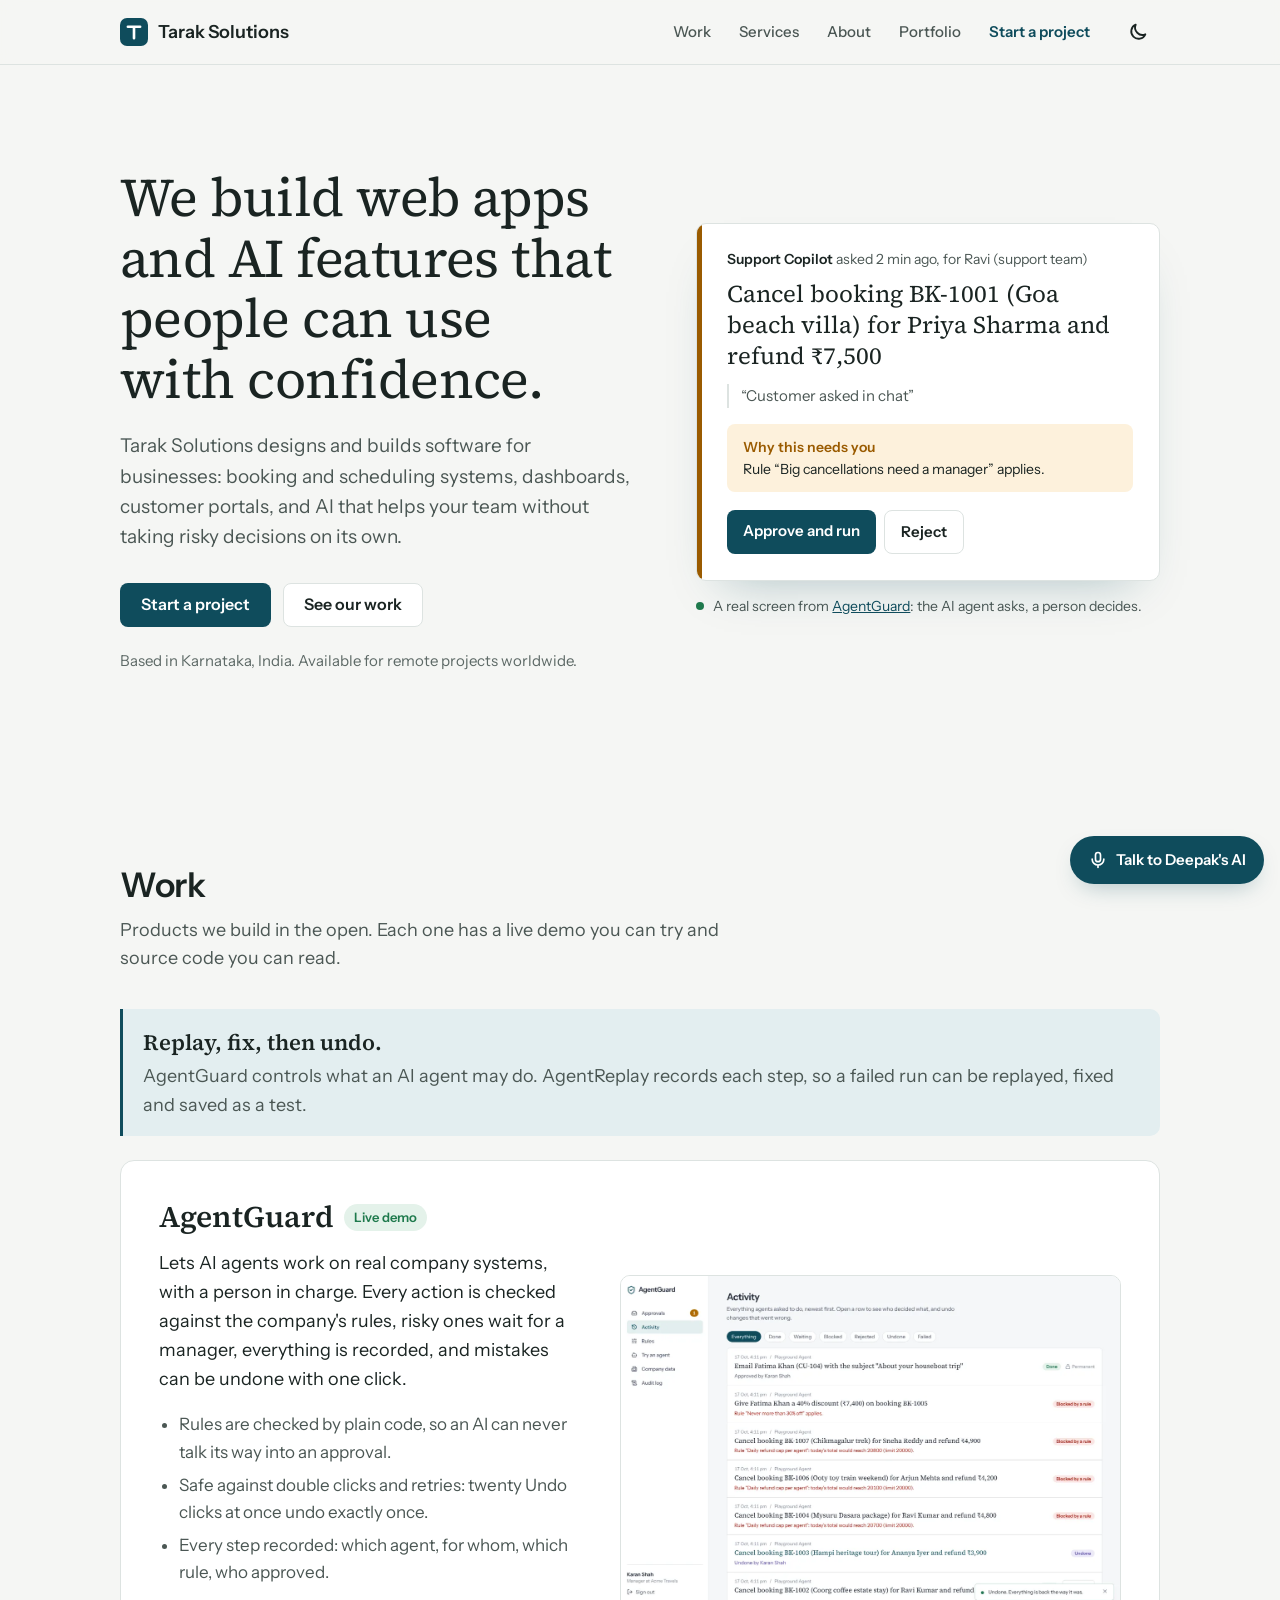
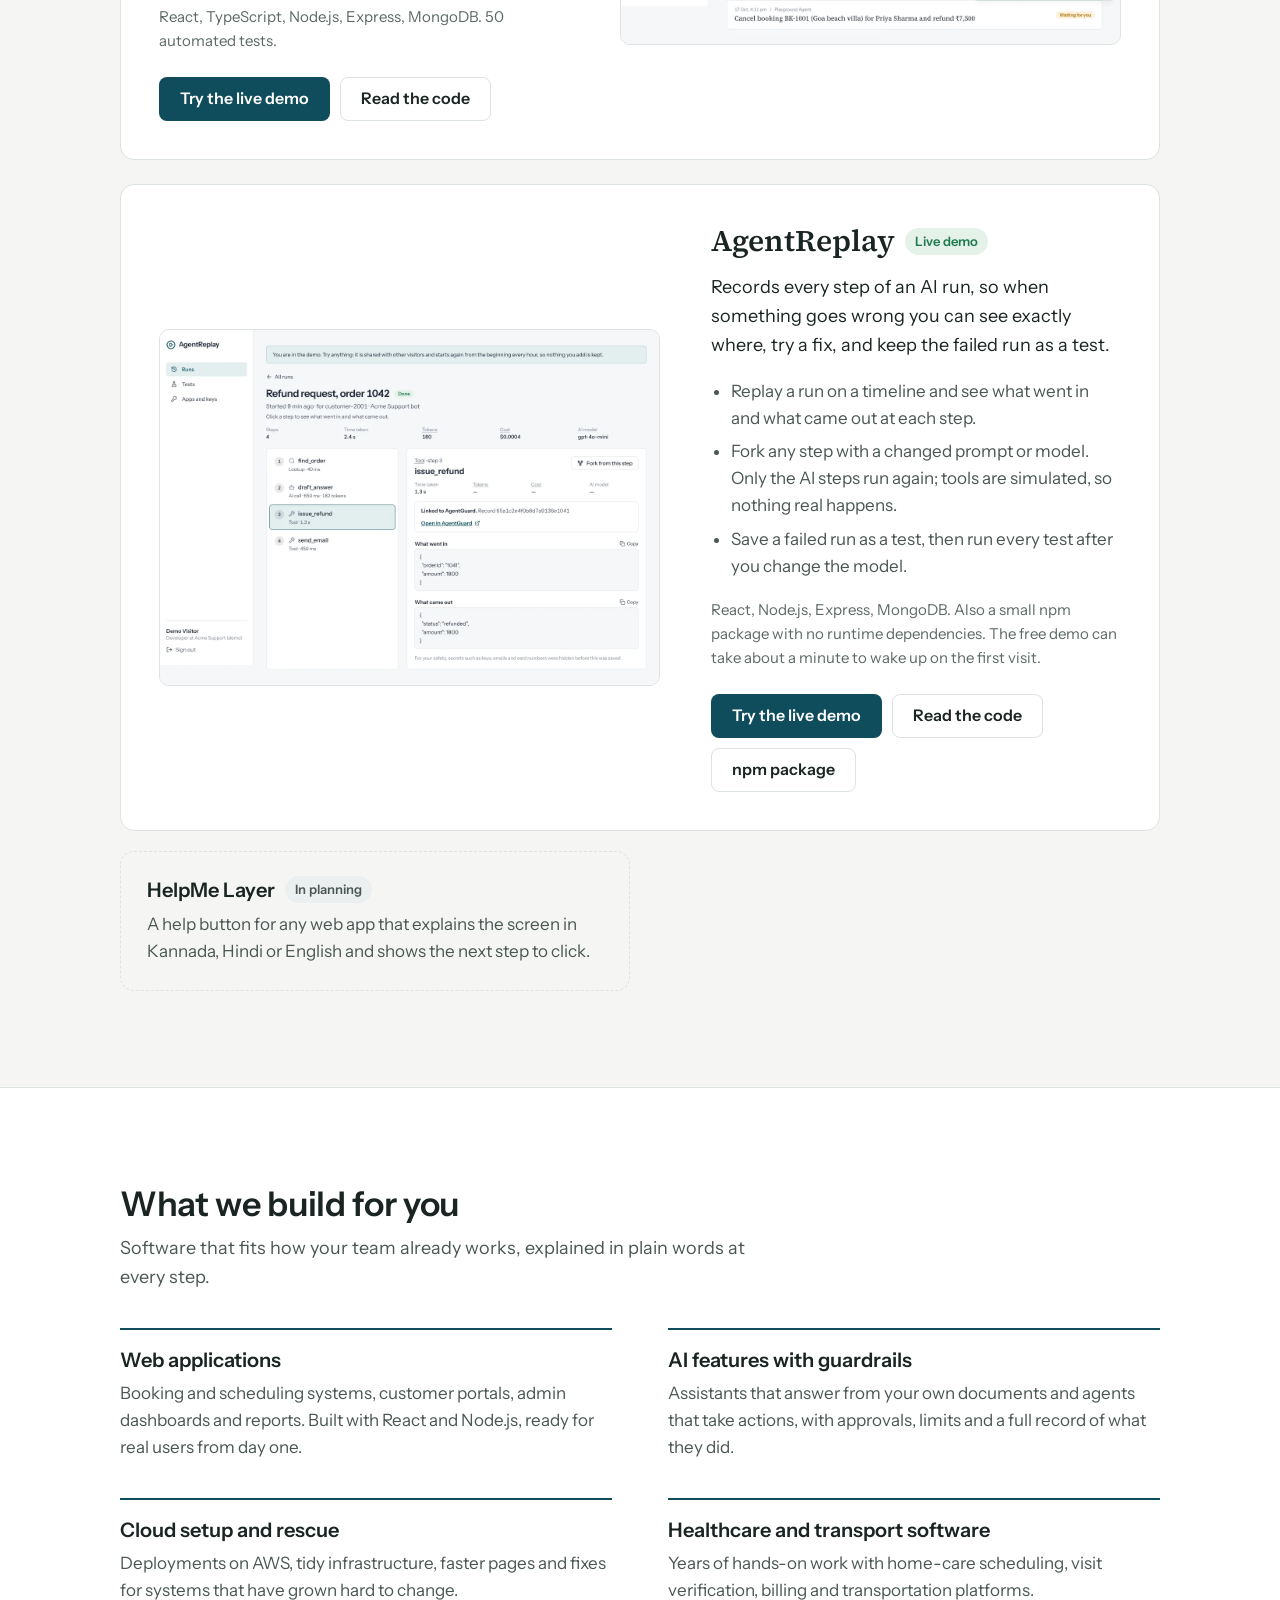
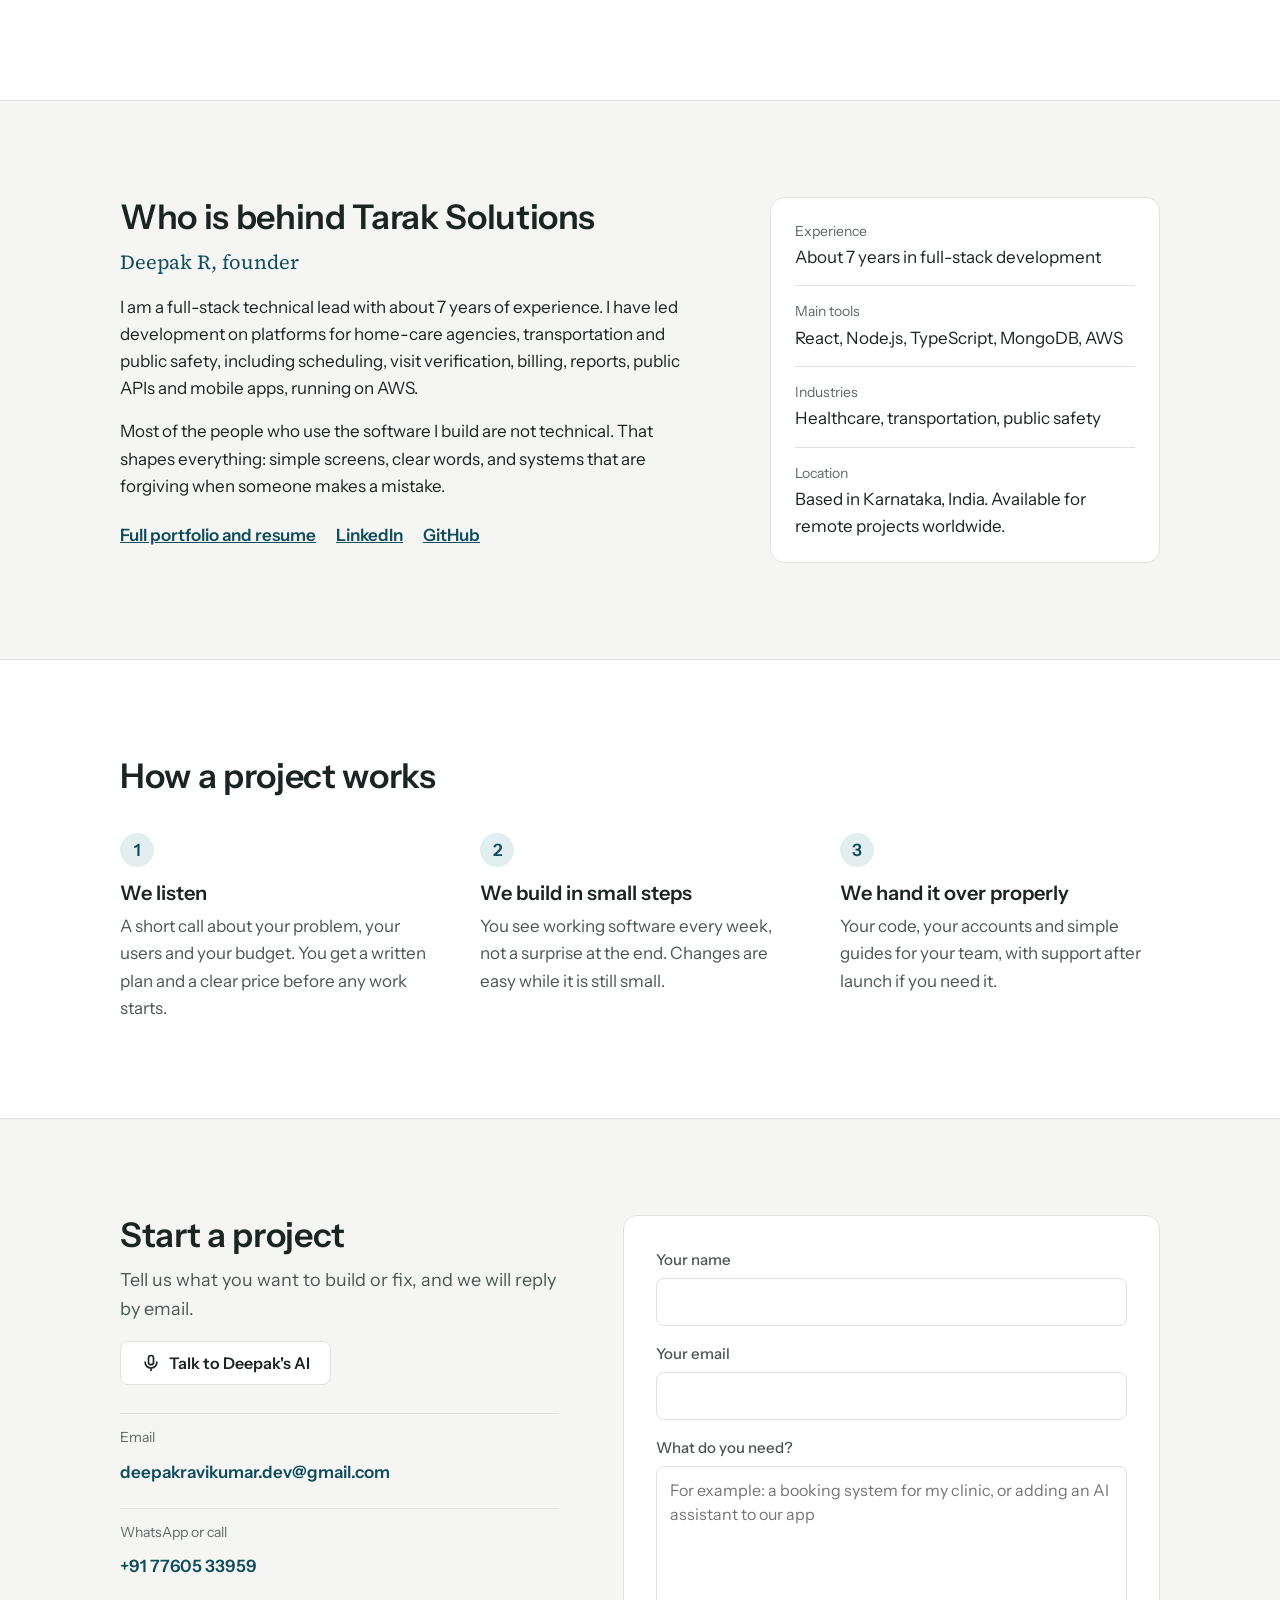
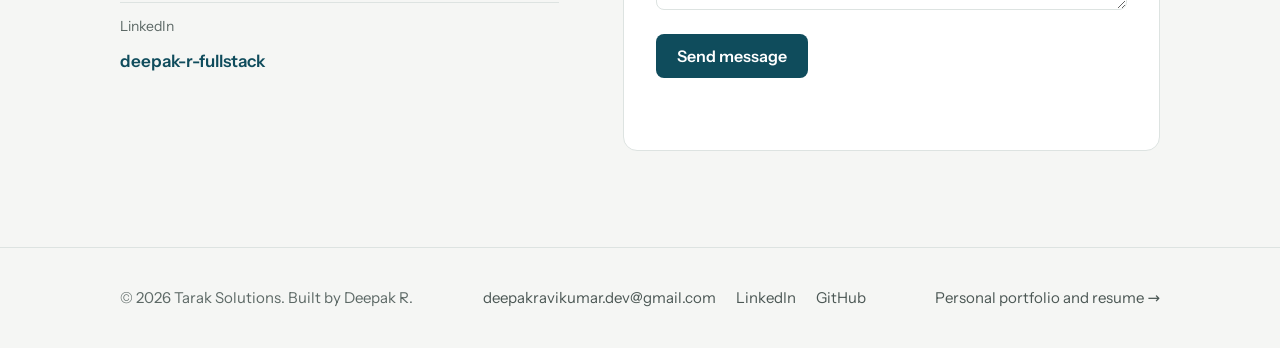
<file: index.html>
<!doctype html>
<html lang="en">
  <head>
    <meta charset="UTF-8" />
    <meta name="viewport" content="width=device-width, initial-scale=1.0" />
    <title>Tarak Solutions | Web apps and AI features people can trust</title>
    <meta
      name="description"
      content="Tarak Solutions builds web applications and safe AI features for businesses, led by Deepak R, a full-stack technical lead with 7 years in healthcare and transportation software."
    />
    <meta name="color-scheme" content="light dark" />
    <meta name="theme-color" content="#f5f6f4" media="(prefers-color-scheme: light)" />
    <meta name="theme-color" content="#0f1615" media="(prefers-color-scheme: dark)" />
    <meta property="og:site_name" content="Tarak Solutions" />
    <meta property="og:title" content="Tarak Solutions | Web apps and AI features people can trust" />
    <meta property="og:description" content="Web apps and AI features that non-technical people can use with confidence. Try the live demos, then ask for a quote." />
    <meta property="og:type" content="website" />
    <meta property="og:url" content="https://sritaraksolutions.in/" />
    <meta property="og:locale" content="en_IN" />
    <meta property="og:image" content="https://sritaraksolutions.in/assets/img/og-share.jpg" />
    <meta property="og:image:width" content="1200" />
    <meta property="og:image:height" content="630" />
    <meta property="og:image:alt" content="Tarak Solutions: we build web apps and AI features that people can use with confidence." />
    <meta name="twitter:card" content="summary_large_image" />
    <meta name="twitter:title" content="Tarak Solutions | Web apps and AI features people can trust" />
    <meta name="twitter:description" content="Web apps and AI features that non-technical people can use with confidence." />
    <meta name="twitter:image" content="https://sritaraksolutions.in/assets/img/og-share.jpg" />
    <meta name="twitter:image:alt" content="Tarak Solutions: we build web apps and AI features that people can use with confidence." />
    <link rel="canonical" href="https://sritaraksolutions.in/" />
    <link rel="icon" type="image/svg+xml" href="/assets/favicon.svg" />
    <!-- Runs before the first paint: sets the theme (saved choice, else the device setting) so dark mode never flashes white. -->
    <script>
      (function () {
        var d = document.documentElement,
          t = null;
        d.classList.add("js");
        try {
          t = localStorage.getItem("theme");
        } catch (e) {}
        var dark = t === "dark" || (t !== "light" && window.matchMedia && window.matchMedia("(prefers-color-scheme: dark)").matches);
        d.setAttribute("data-theme", dark ? "dark" : "light");
      })();
    </script>
    <link rel="preload" href="/assets/fonts/source-serif-4-latin-400-normal.woff2" as="font" type="font/woff2" crossorigin />
    <link rel="preload" href="/assets/fonts/instrument-sans-latin-400-normal.woff2" as="font" type="font/woff2" crossorigin />
    <link rel="stylesheet" href="/assets/styles.css" />
    <script type="application/ld+json">
      {
        "@context": "https://schema.org",
        "@type": "Organization",
        "name": "Tarak Solutions",
        "url": "https://sritaraksolutions.in/",
        "logo": "https://sritaraksolutions.in/assets/favicon.svg",
        "description": "A small software studio that builds web applications and safe AI features for businesses.",
        "email": "deepakravikumar.dev@gmail.com",
        "address": { "@type": "PostalAddress", "addressRegion": "Karnataka", "addressCountry": "IN" },
        "sameAs": ["https://github.com/deepak-r-fullstack", "https://www.linkedin.com/in/deepak-r-fullstack", "https://deepak.sritaraksolutions.in"],
        "founder": {
          "@type": "Person",
          "name": "Deepak R",
          "jobTitle": "Full-Stack Technical Lead",
          "url": "https://deepak.sritaraksolutions.in",
          "sameAs": ["https://www.linkedin.com/in/deepak-r-fullstack", "https://github.com/deepak-r-fullstack", "https://deepak.sritaraksolutions.in"]
        }
      }
    </script>
  </head>
  <body>
    <a class="skip-link" href="#main">Skip to content</a>

    <header class="site-header">
      <div class="container header-row">
        <a href="/" class="brand" aria-label="Tarak Solutions, home">
          <svg class="brand-mark" viewBox="0 0 32 32" aria-hidden="true">
            <rect width="32" height="32" rx="8" fill="currentColor" />
            <path d="M9 10h14M16 10v13" stroke="#fff" stroke-width="3" stroke-linecap="round" />
          </svg>
          <span>Tarak Solutions</span>
        </a>
        <div class="header-tools">
          <button class="icon-button theme-toggle" type="button" aria-label="Switch to dark theme">
            <svg class="icon-moon" viewBox="0 0 24 24" aria-hidden="true"><path d="M20 14.5A8 8 0 0 1 9.5 4a8 8 0 1 0 10.5 10.5Z" /></svg>
            <svg class="icon-sun" viewBox="0 0 24 24" aria-hidden="true">
              <circle cx="12" cy="12" r="4" />
              <path d="M12 2v2M12 20v2M4.9 4.9l1.4 1.4M17.7 17.7l1.4 1.4M2 12h2M20 12h2M4.9 19.1l1.4-1.4M17.7 6.3l1.4-1.4" />
            </svg>
          </button>
          <button class="icon-button menu-button" type="button" aria-expanded="false" aria-controls="site-nav">
            <span class="visually-hidden">Menu</span>
            <svg viewBox="0 0 24 24" aria-hidden="true"><path d="M4 7h16M4 12h16M4 17h16" /></svg>
          </button>
        </div>
        <nav id="site-nav" class="site-nav" aria-label="Main">
          <a href="#work">Work</a>
          <a href="#services">Services</a>
          <a href="#founder">About</a>
          <a href="https://deepak.sritaraksolutions.in">Portfolio</a>
          <a href="#contact" class="nav-cta">Start a project</a>
        </nav>
      </div>
    </header>

    <main id="main">
      <!-- Hero: the claim, and next to it, proof from a real product -->
      <section class="hero">
        <div class="container hero-grid">
          <div class="hero-copy">
            <h1>We build web apps and AI features that people can use with confidence.</h1>
            <p class="lead">
              Tarak Solutions designs and builds software for businesses: booking and scheduling systems, dashboards,
              customer portals, and AI that helps your team without taking risky decisions on its own.
            </p>
            <div class="hero-actions">
              <a class="button button-primary" href="#contact">Start a project</a>
              <a class="button button-secondary" href="#work">See our work</a>
            </div>
            <p class="hero-note">Based in Karnataka, India. Available for remote projects worldwide.</p>
          </div>

          <figure class="proof" aria-labelledby="proof-caption">
            <div class="slip" aria-hidden="true">
              <p class="slip-meta"><strong>Support Copilot</strong> asked 2 min ago, for Ravi (support team)</p>
              <p class="slip-title">Cancel booking BK-1001 (Goa beach villa) for Priya Sharma and refund ₹7,500</p>
              <p class="slip-reason">“Customer asked in chat”</p>
              <div class="slip-why">
                <p>Why this needs you</p>
                <p>Rule “Big cancellations need a manager” applies.</p>
              </div>
              <div class="slip-buttons">
                <span class="slip-approve">Approve and run</span>
                <span class="slip-reject">Reject</span>
              </div>
            </div>
            <figcaption id="proof-caption">
              <span class="live-dot" aria-hidden="true"></span>
              A real screen from <a href="https://agentguard.sritaraksolutions.in">AgentGuard</a>: the AI agent asks, a person
              decides.
            </figcaption>
          </figure>
        </div>
      </section>

      <!-- Work -->
      <section id="work" class="section">
        <div class="container">
          <div class="section-head" data-reveal>
            <h2>Work</h2>
            <p>Products we build in the open. Each one has a live demo you can try and source code you can read.</p>
          </div>

          <!-- The two products are one story, told in one line. -->
          <p class="story-line" data-reveal>
            <strong>Replay, fix, then undo.</strong>
            AgentGuard controls what an AI agent may do. AgentReplay records each step, so a failed run can be replayed,
            fixed and saved as a test.
          </p>

          <article class="project-feature lift" data-reveal>
            <div class="project-text">
              <div class="project-title-row">
                <h3>AgentGuard</h3>
                <span class="status status-live">Live demo</span>
              </div>
              <p class="project-summary">
                Lets AI agents work on real company systems, with a person in charge. Every action is checked against the
                company's rules, risky ones wait for a manager, everything is recorded, and mistakes can be undone with one
                click.
              </p>
              <ul class="project-points">
                <li>Rules are checked by plain code, so an AI can never talk its way into an approval.</li>
                <li>Safe against double clicks and retries: twenty Undo clicks at once undo exactly once.</li>
                <li>Every step recorded: which agent, for whom, which rule, who approved.</li>
              </ul>
              <p class="project-stack">React, TypeScript, Node.js, Express, MongoDB. 50 automated tests.</p>
              <div class="project-links">
                <a class="button button-primary" href="https://agentguard.sritaraksolutions.in">Try the live demo</a>
                <a class="button button-secondary" href="https://github.com/deepak-r-fullstack/agentguard">Read the code</a>
              </div>
            </div>
            <figure class="project-shot">
              <img
                src="/assets/img/agentguard-activity.webp"
                alt="AgentGuard activity log: every action an AI agent asked for, with its rule, who approved it and an Undo button"
                width="1200"
                height="885"
                loading="lazy"
                decoding="async"
              />
            </figure>
          </article>

          <article class="project-feature project-feature-flip lift" data-reveal>
            <div class="project-text">
              <div class="project-title-row">
                <h3>AgentReplay</h3>
                <span class="status status-live">Live demo</span>
              </div>
              <p class="project-summary">
                Records every step of an AI run, so when something goes wrong you can see exactly where, try a fix, and keep
                the failed run as a test.
              </p>
              <ul class="project-points">
                <li>Replay a run on a timeline and see what went in and what came out at each step.</li>
                <li>Fork any step with a changed prompt or model. Only the AI steps run again; tools are simulated, so nothing real happens.</li>
                <li>Save a failed run as a test, then run every test after you change the model.</li>
              </ul>
              <p class="project-stack">
                React, Node.js, Express, MongoDB. Also a small npm package with no runtime dependencies. The free demo can
                take about a minute to wake up on the first visit.
              </p>
              <div class="project-links">
                <a class="button button-primary" href="https://agentreplay.sritaraksolutions.in">Try the live demo</a>
                <a class="button button-secondary" href="https://github.com/deepak-r-fullstack/agent_replay">Read the code</a>
                <a class="button button-secondary" href="https://www.npmjs.com/package/@sritarak/agentreplay">npm package</a>
              </div>
            </div>
            <figure class="project-shot">
              <img
                src="/assets/img/agentreplay-replay.webp"
                alt="AgentReplay replaying a run step by step: the lookup returned the wrong order, so the refund step that follows is wrong too"
                width="1280"
                height="912"
                loading="lazy"
                decoding="async"
              />
            </figure>
          </article>

          <!-- Add the next project by copying one <li> below and changing the text. -->
          <ul class="project-list">
            <li class="project-card lift" data-reveal>
              <div class="project-title-row">
                <h3>HelpMe Layer</h3>
                <span class="status status-planned">In planning</span>
              </div>
              <p>A help button for any web app that explains the screen in Kannada, Hindi or English and shows the next step to click.</p>
            </li>
          </ul>
        </div>
      </section>

      <!-- Services -->
      <section id="services" class="section section-alt">
        <div class="container">
          <div class="section-head" data-reveal>
            <h2>What we build for you</h2>
            <p>Software that fits how your team already works, explained in plain words at every step.</p>
          </div>
          <ul class="service-list" data-stagger>
            <li>
              <h3>Web applications</h3>
              <p>Booking and scheduling systems, customer portals, admin dashboards and reports. Built with React and Node.js, ready for real users from day one.</p>
            </li>
            <li>
              <h3>AI features with guardrails</h3>
              <p>Assistants that answer from your own documents and agents that take actions, with approvals, limits and a full record of what they did.</p>
            </li>
            <li>
              <h3>Cloud setup and rescue</h3>
              <p>Deployments on AWS, tidy infrastructure, faster pages and fixes for systems that have grown hard to change.</p>
            </li>
            <li>
              <h3>Healthcare and transport software</h3>
              <p>Years of hands-on work with home-care scheduling, visit verification, billing and transportation platforms.</p>
            </li>
          </ul>
        </div>
      </section>

      <!-- Founder -->
      <section id="founder" class="section">
        <div class="container founder" data-reveal>
          <div class="founder-text">
            <h2>Who is behind Tarak Solutions</h2>
            <p class="founder-name">Deepak R, founder</p>
            <p>
              I am a full-stack technical lead with about 7 years of experience. I have led development on platforms for
              home-care agencies, transportation and public safety, including scheduling, visit verification, billing,
              reports, public APIs and mobile apps, running on AWS.
            </p>
            <p>
              Most of the people who use the software I build are not technical. That shapes everything: simple screens,
              clear words, and systems that are forgiving when someone makes a mistake.
            </p>
            <div class="founder-links">
              <a href="https://deepak.sritaraksolutions.in">Full portfolio and resume</a>
              <a href="https://www.linkedin.com/in/deepak-r-fullstack">LinkedIn</a>
              <a href="https://github.com/deepak-r-fullstack">GitHub</a>
            </div>
          </div>
          <dl class="facts">
            <div>
              <dt>Experience</dt>
              <dd>About 7 years in full-stack development</dd>
            </div>
            <div>
              <dt>Main tools</dt>
              <dd>React, Node.js, TypeScript, MongoDB, AWS</dd>
            </div>
            <div>
              <dt>Industries</dt>
              <dd>Healthcare, transportation, public safety</dd>
            </div>
            <div>
              <dt>Location</dt>
              <dd>Based in Karnataka, India. Available for remote projects worldwide.</dd>
            </div>
          </dl>
        </div>
      </section>

      <!-- Process: a real sequence, so it is numbered -->
      <section class="section section-alt" aria-labelledby="process-title">
        <div class="container">
          <div class="section-head" data-reveal>
            <h2 id="process-title">How a project works</h2>
          </div>
          <ol class="steps" data-stagger>
            <li>
              <h3>We listen</h3>
              <p>A short call about your problem, your users and your budget. You get a written plan and a clear price before any work starts.</p>
            </li>
            <li>
              <h3>We build in small steps</h3>
              <p>You see working software every week, not a surprise at the end. Changes are easy while it is still small.</p>
            </li>
            <li>
              <h3>We hand it over properly</h3>
              <p>Your code, your accounts and simple guides for your team, with support after launch if you need it.</p>
            </li>
          </ol>
        </div>
      </section>

      <!-- Contact -->
      <section id="contact" class="section">
        <div class="container contact" data-reveal>
          <div class="contact-text">
            <h2>Start a project</h2>
            <p>Tell us what you want to build or fix, and we will reply by email.</p>
            <button class="button button-secondary voice-inline" type="button" data-voice-open>
              <svg viewBox="0 0 24 24" aria-hidden="true"><rect x="9" y="3" width="6" height="11" rx="3" /><path d="M5 11a7 7 0 0 0 14 0M12 18v3" /></svg>
              Talk to Deepak's AI
            </button>
            <ul class="contact-direct">
              <li>
                <span>Email</span>
                <a href="mailto:deepakravikumar.dev@gmail.com">deepakravikumar.dev@gmail.com</a>
              </li>
              <li>
                <span>WhatsApp or call</span>
                <a href="https://wa.me/917760533959">+91 77605 33959</a>
              </li>
              <li>
                <span>LinkedIn</span>
                <a href="https://www.linkedin.com/in/deepak-r-fullstack">deepak-r-fullstack</a>
              </li>
            </ul>
          </div>

          <form class="contact-form" id="contact-form" novalidate>
            <div class="field">
              <label for="name">Your name</label>
              <input id="name" name="name" type="text" autocomplete="name" aria-describedby="form-status" required maxlength="100" />
            </div>
            <div class="field">
              <label for="email">Your email</label>
              <input id="email" name="email" type="email" autocomplete="email" aria-describedby="form-status" required maxlength="150" />
            </div>
            <div class="field">
              <label for="message">What do you need?</label>
              <textarea
                id="message"
                name="message"
                rows="5"
                aria-describedby="form-status"
                required
                maxlength="3000"
                placeholder="For example: a booking system for my clinic, or adding an AI assistant to our app"
              ></textarea>
            </div>
            <!-- Hidden from people; bots fill it in, so those messages are dropped. -->
            <div class="trap" aria-hidden="true">
              <label for="company-website">Leave this empty</label>
              <input id="company-website" name="botcheck" type="text" tabindex="-1" autocomplete="off" />
            </div>
            <button class="button button-primary" type="submit">Send message</button>
            <p class="form-status" id="form-status" role="status" aria-live="polite"></p>
          </form>
        </div>
      </section>
    </main>

    <footer class="site-footer">
      <div class="container footer-row">
        <p>© <span id="year">2026</span> Tarak Solutions. Built by Deepak R.</p>
        <nav aria-label="Footer">
          <a href="mailto:deepakravikumar.dev@gmail.com">deepakravikumar.dev@gmail.com</a>
          <a href="https://www.linkedin.com/in/deepak-r-fullstack">LinkedIn</a>
          <a href="https://github.com/deepak-r-fullstack">GitHub</a>
        </nav>
        <a class="footer-also" href="https://deepak.sritaraksolutions.in">Personal portfolio and resume &rarr;</a>
      </div>
    </footer>

    <!-- Floating voice button. Hidden while the contact form or the menu is on screen. -->
    <button class="voice-fab" type="button" data-voice-open aria-label="Talk to Deepak's AI, a voice assistant">
      <svg viewBox="0 0 24 24" aria-hidden="true"><rect x="9" y="3" width="6" height="11" rx="3" /><path d="M5 11a7 7 0 0 0 14 0M12 18v3" /></svg>
      <span>Talk to Deepak's AI</span>
    </button>
    <p class="voice-status" role="status" aria-live="polite"></p>

    <script src="/assets/main.js" defer></script>
  </body>
</html>
</file>
<file: assets/styles.css>
/* Tarak Solutions homepage.
   Same colour family and fonts as AgentGuard, so every project feels like one studio. */

/* ---------- Fonts (bundled; no font CDN) ---------- */
@font-face {
  font-family: "Instrument Sans";
  src: url("/assets/fonts/instrument-sans-latin-400-normal.woff2") format("woff2");
  font-weight: 400;
  font-display: swap;
}
@font-face {
  font-family: "Instrument Sans";
  src: url("/assets/fonts/instrument-sans-latin-ext-400-normal.woff2") format("woff2");
  font-weight: 400;
  font-display: swap;
  unicode-range: U+0100-024F, U+20A0-20C0; /* includes the rupee sign */
}
@font-face {
  font-family: "Instrument Sans";
  src: url("/assets/fonts/instrument-sans-latin-500-normal.woff2") format("woff2");
  font-weight: 500;
  font-display: swap;
}
@font-face {
  font-family: "Instrument Sans";
  src: url("/assets/fonts/instrument-sans-latin-600-normal.woff2") format("woff2");
  font-weight: 600;
  font-display: swap;
}
@font-face {
  font-family: "Source Serif 4";
  src: url("/assets/fonts/source-serif-4-latin-400-normal.woff2") format("woff2");
  font-weight: 400;
  font-display: swap;
}
@font-face {
  font-family: "Source Serif 4";
  src: url("/assets/fonts/source-serif-4-latin-ext-400-normal.woff2") format("woff2");
  font-weight: 400;
  font-display: swap;
  unicode-range: U+0100-024F, U+20A0-20C0;
}
@font-face {
  font-family: "Source Serif 4";
  src: url("/assets/fonts/source-serif-4-latin-600-normal.woff2") format("woff2");
  font-weight: 600;
  font-display: swap;
}
@font-face {
  font-family: "Source Serif 4";
  src: url("/assets/fonts/source-serif-4-latin-ext-600-normal.woff2") format("woff2");
  font-weight: 600;
  font-display: swap;
  unicode-range: U+0100-024F, U+20A0-20C0;
}

/* ---------- Tokens ---------- */
/* Light is the default. The small script in <head> sets data-theme to "light" or "dark"
   (saved choice, else the device setting). The media query below is only a fallback if JavaScript is off. */
:root {
  --paper: #f5f6f4;
  --paper-glass: rgba(245, 246, 244, 0.92);
  --sheet: #ffffff;
  --ink: #1a2422;
  --ink-soft: #4b5754;
  --ink-faint: #5d6966;
  --line: #dde3e1;
  --brand: #0f4c5c; /* links and accents */
  --btn: #0f4c5c; /* filled buttons */
  --btn-hover: #0a3742;
  --on-btn: #ffffff;
  --brand-tint: #e3eef0;
  --saffron: #9a5b00;
  --saffron-tint: #fdf1dc;
  --done: #1f7a4d;
  --done-tint: #e4f2ea;
  --refused: #b42318;
  --neutral-tint: #eceff0;
  --focus-ring: rgba(15, 76, 92, 0.18);
  --shadow: rgba(15, 76, 92, 0.35);
  --disabled: #6f9aa4;

  --sans: "Instrument Sans", system-ui, -apple-system, "Segoe UI", sans-serif;
  --serif: "Source Serif 4", Georgia, "Times New Roman", serif;

  --radius: 10px;
  --container: 1120px;
  --gutter: clamp(16px, 4vw, 40px);
  color-scheme: light;
}
:root[data-theme="dark"] {
  --paper: #0f1615;
  --paper-glass: rgba(15, 22, 21, 0.92);
  --sheet: #162120;
  --ink: #e8eeec;
  --ink-soft: #b3c0bc;
  --ink-faint: #93a19d;
  --line: #26332f;
  --brand: #6cc1d4;
  --btn: #1f7a90;
  --btn-hover: #2a8aa1;
  --brand-tint: #1b2f33;
  --saffron: #e3a548;
  --saffron-tint: #2b2314;
  --done: #5fc592;
  --done-tint: #173326;
  --refused: #f28b82;
  --neutral-tint: #22302d;
  --focus-ring: rgba(108, 193, 212, 0.3);
  --shadow: rgba(0, 0, 0, 0.6);
  --disabled: #3d5b63;
  color-scheme: dark;
}
@media (prefers-color-scheme: dark) {
  :root:not([data-theme]) {
    --paper: #0f1615;
    --paper-glass: rgba(15, 22, 21, 0.92);
    --sheet: #162120;
    --ink: #e8eeec;
    --ink-soft: #b3c0bc;
    --ink-faint: #93a19d;
    --line: #26332f;
    --brand: #6cc1d4;
    --btn: #1f7a90;
    --btn-hover: #2a8aa1;
    --brand-tint: #1b2f33;
    --saffron: #e3a548;
    --saffron-tint: #2b2314;
    --done: #5fc592;
    --done-tint: #173326;
    --refused: #f28b82;
    --neutral-tint: #22302d;
    --focus-ring: rgba(108, 193, 212, 0.3);
    --shadow: rgba(0, 0, 0, 0.6);
    --disabled: #3d5b63;
    color-scheme: dark;
  }
}

/* ---------- Base ---------- */
*,
*::before,
*::after {
  box-sizing: border-box;
}
html {
  scroll-behavior: smooth;
  scroll-padding-top: 76px; /* keeps section titles clear of the sticky header */
  -webkit-text-size-adjust: 100%;
}
body {
  margin: 0;
  background: var(--paper);
  color: var(--ink);
  font-family: var(--sans);
  font-size: 17px;
  line-height: 1.6;
  -webkit-font-smoothing: antialiased;
}
h1,
h2,
h3 {
  margin: 0;
  line-height: 1.2;
}
p {
  margin: 0;
}
a {
  color: var(--brand);
}
img {
  max-width: 100%;
  height: auto;
  display: block;
}
:focus-visible {
  outline: 2px solid var(--brand);
  outline-offset: 3px;
  border-radius: 4px;
}
.visually-hidden {
  position: absolute;
  width: 1px;
  height: 1px;
  overflow: hidden;
  clip: rect(0 0 0 0);
  white-space: nowrap;
}
.skip-link {
  position: absolute;
  left: 16px;
  top: -60px;
  background: var(--btn);
  color: var(--on-btn);
  padding: 8px 14px;
  border-radius: 6px;
  z-index: 100;
}
.skip-link:focus {
  top: 12px;
}
.container {
  width: 100%;
  max-width: var(--container);
  margin: 0 auto;
  padding: 0 var(--gutter);
}

/* ---------- Buttons ---------- */
.button {
  display: inline-flex;
  align-items: center;
  justify-content: center;
  gap: 8px;
  min-height: 44px;
  padding: 11px 20px;
  border-radius: 8px;
  font: 600 16px/1.2 var(--sans);
  text-decoration: none;
  cursor: pointer;
  border: 1px solid transparent;
  transition: background-color 0.15s, border-color 0.15s, transform 0.15s;
}
.button-primary {
  background: var(--btn);
  color: var(--on-btn);
}
.button-primary:hover {
  background: var(--btn-hover);
}
.button-primary:disabled {
  background: var(--disabled);
  cursor: wait;
}
.button-secondary {
  background: var(--sheet);
  color: var(--ink);
  border-color: var(--line);
}
.button-secondary:hover {
  border-color: var(--ink-faint);
}

/* ---------- Header ---------- */
.site-header {
  position: sticky;
  top: 0;
  z-index: 50;
  background: var(--paper-glass);
  backdrop-filter: blur(8px);
  border-bottom: 1px solid var(--line);
}
.header-row {
  display: flex;
  align-items: center;
  gap: 16px;
  height: 64px;
}
.header-tools {
  order: 3;
  display: flex;
  align-items: center;
  gap: 4px;
}
.brand {
  display: inline-flex;
  align-items: center;
  min-height: 44px;
  gap: 10px;
  color: var(--ink);
  font-weight: 600;
  font-size: 18px;
  text-decoration: none;
}
.brand-mark {
  width: 28px;
  height: 28px;
  color: var(--btn);
}
.site-nav {
  order: 2;
  margin-left: auto;
  display: flex;
  align-items: center;
  gap: 8px;
}
.site-nav a {
  display: inline-flex;
  align-items: center;
  min-height: 44px;
  padding: 0 10px;
  color: var(--ink-soft);
  text-decoration: none;
  font-size: 15px;
  font-weight: 500;
}
.site-nav a:hover {
  color: var(--ink);
}
.site-nav .nav-cta {
  color: var(--brand);
  font-weight: 600;
}
.site-nav .nav-cta:hover {
  color: var(--brand);
  text-decoration: underline;
}
.icon-button {
  display: inline-flex;
  align-items: center;
  justify-content: center;
  width: 44px;
  height: 44px;
  padding: 0;
  background: none;
  border: 0;
  border-radius: 50%;
  color: var(--ink);
  cursor: pointer;
}
.icon-button:hover {
  background: var(--brand-tint);
}
.icon-button svg {
  width: 22px;
  height: 22px;
  fill: none;
  stroke: currentColor;
  stroke-width: 2;
  stroke-linecap: round;
  stroke-linejoin: round;
}
.menu-button {
  display: none;
}
/* Theme toggle: show the moon in light mode (switch to dark) and the sun in dark mode. */
.theme-toggle .icon-sun {
  display: none;
}
:root[data-theme="dark"] .theme-toggle .icon-sun {
  display: block;
}
:root[data-theme="dark"] .theme-toggle .icon-moon {
  display: none;
}

/* ---------- Hero ---------- */
.hero {
  padding: clamp(48px, 8vw, 104px) 0 clamp(56px, 8vw, 96px);
}
.hero-grid {
  display: grid;
  grid-template-columns: minmax(0, 1.05fr) minmax(0, 0.95fr);
  gap: clamp(32px, 5vw, 72px);
  align-items: center;
}
.hero h1 {
  font-family: var(--serif);
  font-weight: 400;
  font-size: clamp(34px, 4.6vw, 54px);
  line-height: 1.12;
  letter-spacing: -0.01em;
  max-width: 17ch;
}
.lead {
  margin-top: 22px;
  font-size: 19px;
  color: var(--ink-soft);
  max-width: 54ch;
}
.hero-actions {
  display: flex;
  flex-wrap: wrap;
  gap: 12px;
  margin-top: 30px;
}
.hero-note {
  margin-top: 22px;
  font-size: 15px;
  color: var(--ink-faint);
}

/* The proof: an AgentGuard approval slip, rebuilt in HTML so it stays sharp. */
.proof {
  margin: 0;
}
.slip {
  position: relative;
  background: var(--sheet);
  border: 1px solid var(--line);
  border-radius: var(--radius);
  padding: 24px 26px 26px 30px;
  box-shadow: 0 24px 48px -28px var(--shadow);
  overflow: hidden;
}
.slip::before {
  content: "";
  position: absolute;
  inset: 0 auto 0 0;
  width: 5px;
  background: var(--saffron);
}
.slip-meta {
  font-size: 14px;
  color: var(--ink-soft);
}
.slip-meta strong {
  color: var(--ink);
}
.slip-title {
  margin-top: 8px;
  font-family: var(--serif);
  font-size: clamp(20px, 2.1vw, 24px);
  line-height: 1.3;
}
.slip-reason {
  margin-top: 12px;
  padding-left: 12px;
  border-left: 2px solid var(--line);
  color: var(--ink-soft);
  font-size: 15px;
}
.slip-why {
  margin-top: 16px;
  padding: 12px 16px;
  border-radius: 8px;
  background: var(--saffron-tint);
  font-size: 14px;
}
.slip-why p:first-child {
  color: var(--saffron);
  font-weight: 600;
}
.slip-buttons {
  display: flex;
  gap: 8px;
  margin-top: 18px;
}
.slip-approve,
.slip-reject {
  padding: 9px 16px;
  border-radius: 8px;
  font-size: 15px;
  font-weight: 600;
}
.slip-approve {
  background: var(--btn);
  color: var(--on-btn);
}
.slip-reject {
  border: 1px solid var(--line);
}
.proof figcaption {
  margin-top: 14px;
  font-size: 14px;
  color: var(--ink-soft);
}
.live-dot {
  display: inline-block;
  width: 8px;
  height: 8px;
  margin-right: 6px;
  border-radius: 50%;
  background: var(--done);
  vertical-align: 1px;
}

/* ---------- Sections ---------- */
.section {
  padding: clamp(56px, 8vw, 96px) 0;
}
.section-alt {
  background: var(--sheet);
  border-top: 1px solid var(--line);
  border-bottom: 1px solid var(--line);
}
.section-head {
  max-width: 640px;
  margin-bottom: 36px;
}
.section-head h2,
.founder h2,
.contact h2 {
  font-size: clamp(28px, 3vw, 34px);
  font-weight: 600;
  letter-spacing: -0.01em;
}
.section-head p {
  margin-top: 10px;
  color: var(--ink-soft);
  font-size: 18px;
}

/* ---------- Work ---------- */
.project-feature {
  display: grid;
  grid-template-columns: minmax(0, 0.9fr) minmax(0, 1.1fr);
  gap: clamp(28px, 4vw, 56px);
  align-items: center;
  padding: clamp(24px, 3vw, 40px);
  background: var(--sheet);
  border: 1px solid var(--line);
  border-radius: 14px;
}
.project-title-row {
  display: flex;
  flex-wrap: wrap;
  align-items: center;
  gap: 10px;
}
.project-feature h3 {
  font-family: var(--serif);
  font-weight: 600;
  font-size: 30px;
}
.status {
  padding: 3px 10px;
  border-radius: 999px;
  font-size: 13px;
  font-weight: 600;
}
.status-live {
  background: var(--done-tint);
  color: var(--done);
}
.status-planned {
  background: var(--neutral-tint);
  color: var(--ink-soft);
}
.project-summary {
  margin-top: 14px;
  font-size: 18px;
}
.project-points {
  margin: 18px 0 0;
  padding-left: 20px;
  color: var(--ink-soft);
}
.project-points li + li {
  margin-top: 6px;
}
.project-stack {
  margin-top: 18px;
  font-size: 15px;
  color: var(--ink-faint);
}
.project-links {
  display: flex;
  flex-wrap: wrap;
  gap: 10px;
  margin-top: 24px;
}
.project-shot {
  display: block;
  border-radius: 10px;
  overflow: hidden;
  border: 1px solid var(--line);
}
.project-list {
  list-style: none;
  margin: 20px 0 0;
  padding: 0;
  display: grid;
  grid-template-columns: repeat(2, minmax(0, 1fr));
  gap: 20px;
}
.project-card {
  padding: 24px 26px;
  border: 1px dashed var(--line);
  border-radius: 14px;
}
.project-card h3 {
  font-size: 20px;
  font-weight: 600;
}
.project-card p {
  margin-top: 8px;
  color: var(--ink-soft);
}

/* ---------- Services ---------- */
.service-list {
  list-style: none;
  margin: 0;
  padding: 0;
  display: grid;
  grid-template-columns: repeat(2, minmax(0, 1fr));
  gap: 36px 56px;
}
.service-list li {
  border-top: 2px solid var(--brand);
  padding-top: 18px;
}
.service-list h3,
.steps h3 {
  font-size: 20px;
  font-weight: 600;
}
.service-list p,
.steps p {
  margin-top: 8px;
  color: var(--ink-soft);
  max-width: 48ch;
}

/* ---------- Founder ---------- */
.founder {
  display: grid;
  grid-template-columns: minmax(0, 1.2fr) minmax(0, 0.8fr);
  gap: clamp(32px, 5vw, 72px);
  align-items: start;
}
.founder-name {
  margin-top: 8px;
  font-family: var(--serif);
  font-size: 20px;
  color: var(--brand);
}
.founder-text p + p {
  margin-top: 16px;
}
.founder-text p:not(.founder-name) {
  max-width: 60ch;
}
.founder-name + p {
  margin-top: 18px;
}
.founder-links {
  display: flex;
  flex-wrap: wrap;
  gap: 0 20px;
  margin-top: 14px;
  font-weight: 600;
}
.founder-links a {
  display: inline-flex;
  align-items: center;
  min-height: 44px;
}
.facts {
  margin: 0;
  padding: 8px 24px;
  background: var(--sheet);
  border: 1px solid var(--line);
  border-radius: 14px;
}
.facts div {
  padding: 14px 0;
}
.facts div + div {
  border-top: 1px solid var(--line);
}
.facts dt {
  font-size: 14px;
  color: var(--ink-faint);
}
.facts dd {
  margin: 2px 0 0;
}

/* ---------- Process ---------- */
.steps {
  list-style: none;
  margin: 0;
  padding: 0;
  display: grid;
  grid-template-columns: repeat(3, minmax(0, 1fr));
  gap: 40px;
  counter-reset: step;
}
.steps li {
  counter-increment: step;
}
.steps li::before {
  content: counter(step);
  display: inline-flex;
  align-items: center;
  justify-content: center;
  width: 34px;
  height: 34px;
  margin-bottom: 14px;
  border-radius: 50%;
  background: var(--brand-tint);
  color: var(--brand);
  font-weight: 600;
}

/* ---------- Contact ---------- */
.contact {
  display: grid;
  grid-template-columns: minmax(0, 0.9fr) minmax(0, 1.1fr);
  gap: clamp(32px, 5vw, 72px);
  align-items: start;
}
.contact-text > p {
  margin-top: 10px;
  color: var(--ink-soft);
  font-size: 18px;
}
.contact-direct {
  list-style: none;
  margin: 28px 0 0;
  padding: 0;
}
.contact-direct li {
  padding: 12px 0;
  border-top: 1px solid var(--line);
}
.contact-direct span {
  display: block;
  font-size: 14px;
  color: var(--ink-faint);
}
.contact-direct a {
  display: inline-block;
  padding: 10px 0;
  font-weight: 600;
  text-decoration: none;
  overflow-wrap: anywhere;
}
.contact-direct a:hover {
  text-decoration: underline;
}
.contact-form {
  display: flex;
  flex-direction: column;
  gap: 16px;
  padding: clamp(22px, 3vw, 32px);
  background: var(--sheet);
  border: 1px solid var(--line);
  border-radius: 14px;
}
.field label {
  display: block;
  margin-bottom: 6px;
  font-size: 15px;
  font-weight: 500;
  color: var(--ink-soft);
}
.field input,
.field textarea {
  width: 100%;
  padding: 11px 13px;
  border: 1px solid var(--line);
  border-radius: 8px;
  background: var(--sheet);
  color: var(--ink);
  font: 16px/1.5 var(--sans); /* 16px stops iPhones zooming into the field */
}
.field textarea {
  resize: vertical;
}
.field input:focus,
.field textarea:focus {
  outline: none;
  border-color: var(--brand);
  box-shadow: 0 0 0 3px var(--focus-ring);
}
.field input[aria-invalid="true"],
.field textarea[aria-invalid="true"] {
  border-color: var(--refused);
}
.trap {
  position: absolute;
  left: -10000px;
  width: 1px;
  height: 1px;
  overflow: hidden;
}
.contact-form .button {
  align-self: flex-start;
}
.form-status {
  font-size: 15px;
  min-height: 1.6em;
}
.form-status.is-success {
  color: var(--done);
}
.form-status.is-error {
  color: var(--refused);
}

/* ---------- Footer ---------- */
.site-footer {
  border-top: 1px solid var(--line);
  padding: 28px 0;
  font-size: 15px;
  color: var(--ink-faint);
}
.footer-row {
  display: flex;
  flex-wrap: wrap;
  justify-content: space-between;
  gap: 12px;
}
.footer-row {
  align-items: center;
}
.footer-row nav {
  display: flex;
  flex-wrap: wrap;
  gap: 0 20px;
}
.footer-row a {
  display: inline-flex;
  align-items: center;
  min-height: 44px;
  color: var(--ink-soft);
  text-decoration: none;
}
.footer-row a:hover {
  color: var(--ink);
}

/* ---------- Smaller screens ---------- */
@media (max-width: 900px) {
  .hero-grid,
  .project-feature,
  .founder,
  .contact {
    grid-template-columns: minmax(0, 1fr);
  }
  .steps {
    grid-template-columns: minmax(0, 1fr);
    gap: 28px;
  }
}
@media (max-width: 720px) {
  body {
    font-size: 16px;
  }
  .menu-button {
    display: inline-flex;
  }
  .header-row {
    justify-content: space-between;
  }
  .site-nav {
    display: none;
    position: absolute;
    top: 64px;
    left: 0;
    right: 0;
    flex-direction: column;
    align-items: stretch;
    gap: 0;
    padding: 8px var(--gutter) 16px;
    background: var(--paper);
    border-bottom: 1px solid var(--line);
  }
  .site-nav.is-open {
    display: flex;
  }
  .site-nav a {
    padding: 0;
    font-size: 17px;
    min-height: 48px;
  }
  .project-list,
  .service-list {
    grid-template-columns: minmax(0, 1fr);
  }
  .lead,
  .section-head p,
  .project-summary {
    font-size: 17px;
  }
}

/* ---------- Products: one story, two products ---------- */
.story-line {
  margin: 0 0 24px;
  padding: 16px 20px;
  border-left: 3px solid var(--brand);
  border-radius: 0 var(--radius) var(--radius) 0;
  background: var(--brand-tint);
  color: var(--ink-soft);
  font-size: 18px;
}
.story-line strong {
  display: block;
  margin-bottom: 2px;
  color: var(--ink);
  font-family: var(--serif);
  font-size: 22px;
  font-weight: 600;
}
.project-feature + .project-feature {
  margin-top: 24px;
}
.project-feature-flip h3 {
  font-family: var(--serif);
  font-weight: 600;
  font-size: 30px;
}
.project-shot {
  margin: 0;
}
@media (min-width: 901px) {
  .project-feature-flip {
    grid-template-columns: minmax(0, 1.1fr) minmax(0, 0.9fr);
  }
  .project-feature-flip .project-shot {
    order: -1;
  }
}

/* ---------- Voice assistant button ---------- */
.voice-inline svg,
.voice-fab svg {
  width: 20px;
  height: 20px;
  flex: none;
  fill: none;
  stroke: currentColor;
  stroke-width: 2;
  stroke-linecap: round;
  stroke-linejoin: round;
}
.voice-inline {
  margin-top: 18px;
}
.voice-fab {
  position: fixed;
  right: 16px;
  bottom: 16px;
  z-index: 40;
  display: inline-flex;
  align-items: center;
  gap: 8px;
  min-height: 48px;
  padding: 0 18px;
  border: 0;
  border-radius: 999px;
  background: var(--btn);
  color: var(--on-btn);
  font: 600 15px/1.2 var(--sans);
  cursor: pointer;
  box-shadow: 0 10px 24px -10px var(--shadow);
  transition: opacity 0.2s ease, transform 0.2s ease, visibility 0s;
}
.voice-fab:hover {
  background: var(--btn-hover);
}
.voice-fab.is-hidden {
  opacity: 0;
  transform: translateY(10px);
  visibility: hidden;
  pointer-events: none;
  transition: opacity 0.2s ease, transform 0.2s ease, visibility 0s 0.2s;
}
.voice-status {
  position: fixed;
  right: 16px;
  bottom: 76px;
  z-index: 40;
  max-width: min(320px, calc(100vw - 32px));
  padding: 10px 14px;
  border: 1px solid var(--line);
  border-radius: var(--radius);
  background: var(--sheet);
  color: var(--ink);
  font-size: 15px;
  box-shadow: 0 10px 24px -12px var(--shadow);
}
.voice-status:empty {
  display: none;
}

/* ---------- Motion: gentle, and only transform + opacity ---------- */
@keyframes fade-up {
  from {
    opacity: 0;
    transform: translateY(16px);
  }
}
/* Hero text rises in on load, one piece after another. */
.hero-copy > * {
  animation: fade-up 0.7s ease backwards;
}
.hero-copy > :nth-child(2) {
  animation-delay: 0.08s;
}
.hero-copy > :nth-child(3) {
  animation-delay: 0.16s;
}
.hero-copy > :nth-child(4) {
  animation-delay: 0.24s;
}
.proof {
  animation: fade-up 0.8s ease 0.2s backwards;
}

/* Sections reveal when they scroll into view (main.js adds .is-visible).
   The "js" class is set in <head>, so nothing is hidden if JavaScript is off. */
.js [data-reveal]:not(.is-visible) {
  opacity: 0;
}
.js [data-reveal].is-visible {
  animation: fade-up 0.65s ease backwards;
}
/* Lists and steps: children appear one after another. */
.js [data-stagger] > li {
  opacity: 0;
}
.js [data-stagger].is-visible > li {
  opacity: 1;
  animation: fade-up 0.65s ease backwards;
  animation-delay: calc(var(--n, 0) * 0.12s);
}
.steps.is-visible > li {
  animation-duration: 0.8s;
}
[data-stagger] > li:nth-child(2) {
  --n: 1;
}
[data-stagger] > li:nth-child(3) {
  --n: 2;
}
[data-stagger] > li:nth-child(4) {
  --n: 3;
}
.steps.is-visible > li {
  animation-delay: calc(var(--n, 0) * 0.28s);
}

/* Cards lift on hover (mouse only). The soft shadow fades in, so only opacity and transform change. */
@media (hover: hover) and (pointer: fine) {
  .lift {
    position: relative;
    transition: transform 0.25s ease;
  }
  .lift::after {
    content: "";
    position: absolute;
    inset: 0;
    border-radius: inherit;
    box-shadow: 0 18px 36px -20px var(--shadow);
    opacity: 0;
    transition: opacity 0.25s ease;
    pointer-events: none;
  }
  .lift:hover {
    transform: translateY(-3px);
  }
  .lift:hover::after {
    opacity: 1;
  }
  .project-shot img {
    transition: transform 0.6s ease;
  }
  .project-shot:hover img {
    transform: scale(1.04);
  }
}

/* Small phones: keep the floating button clear of the footer links. */
@media (max-width: 720px) {
  .site-footer {
    padding-bottom: 84px;
  }
  .footer-row {
    flex-direction: column;
    align-items: flex-start;
    gap: 0;
  }
}

/* ---------- No motion for people who ask for none ---------- */
@media (prefers-reduced-motion: reduce) {
  html {
    scroll-behavior: auto;
  }
  *,
  *::before,
  *::after {
    animation: none !important;
    transition: none !important;
  }
  .js [data-reveal],
  .js [data-stagger] > li {
    opacity: 1 !important;
  }
}

/* ---------- 404 page ---------- */
.not-found-title {
  font-family: var(--serif);
  font-weight: 400;
  font-size: clamp(30px, 4vw, 44px);
}
</file>
